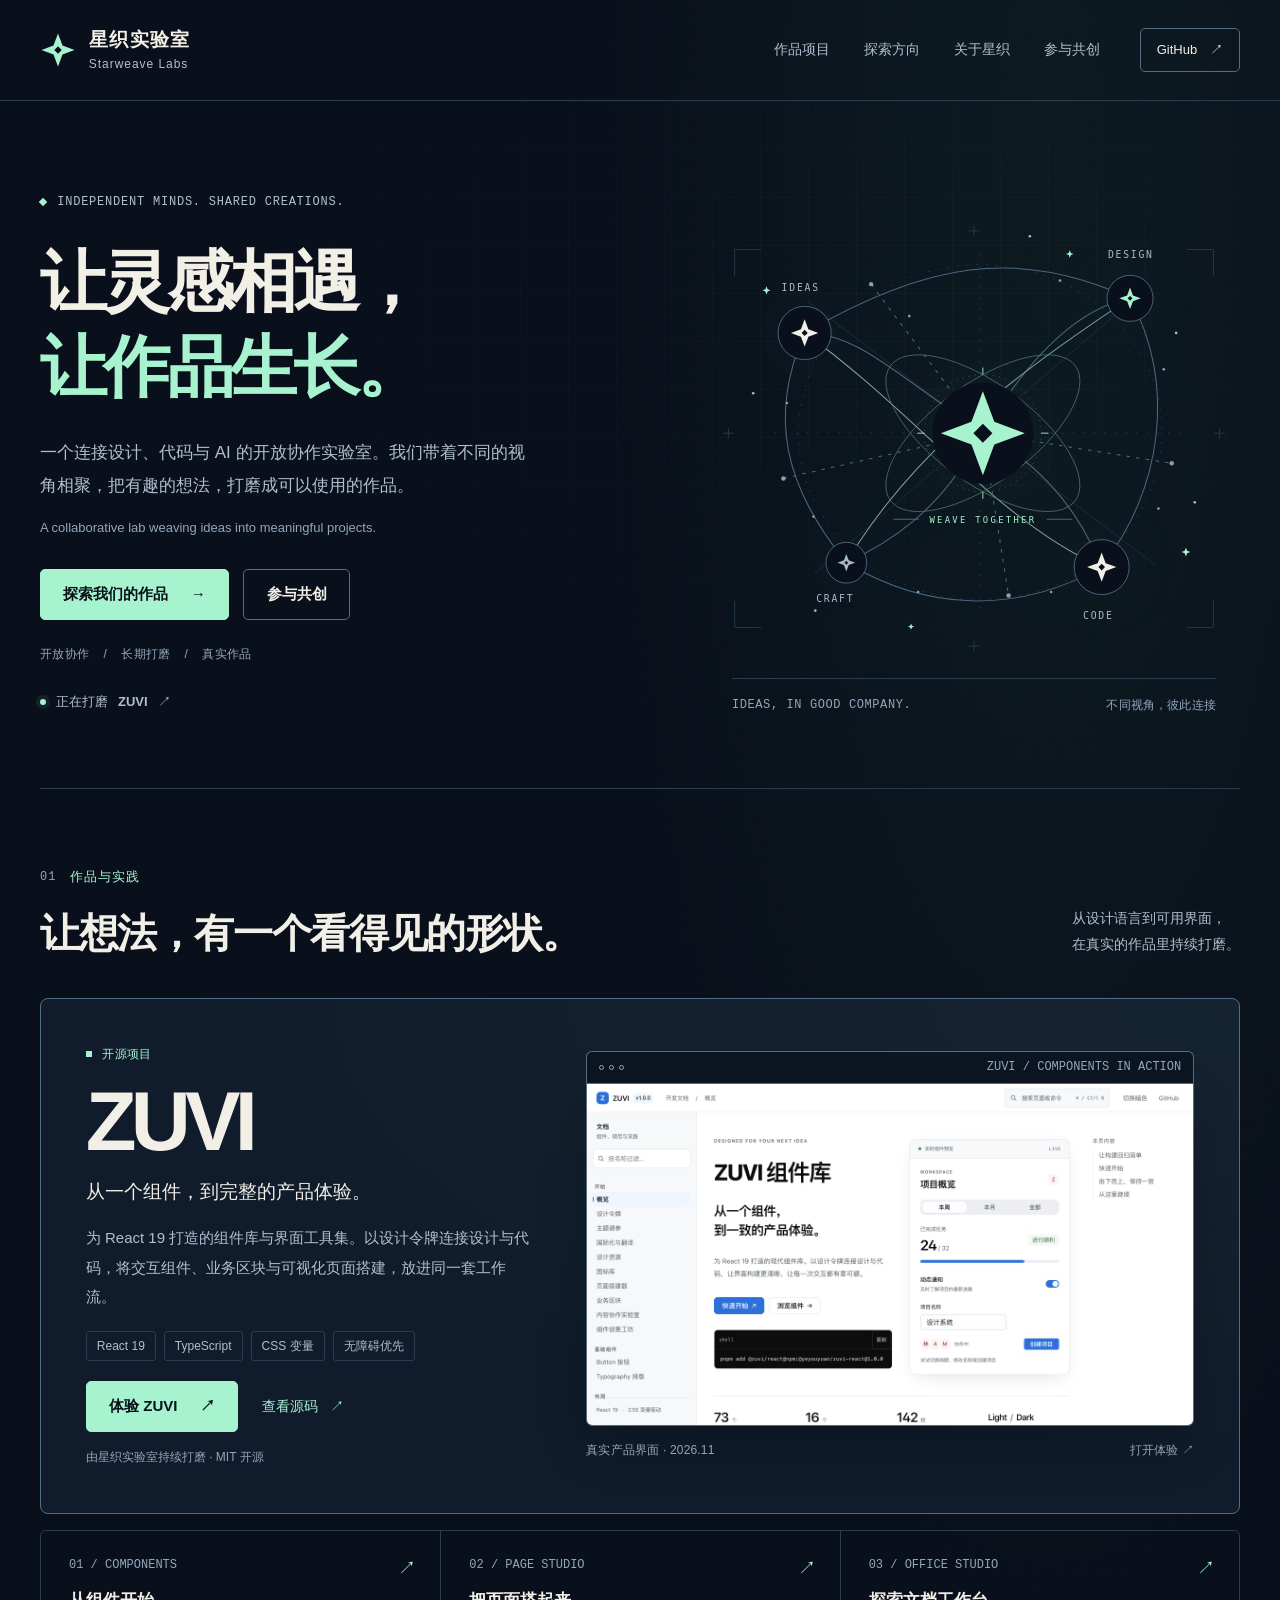
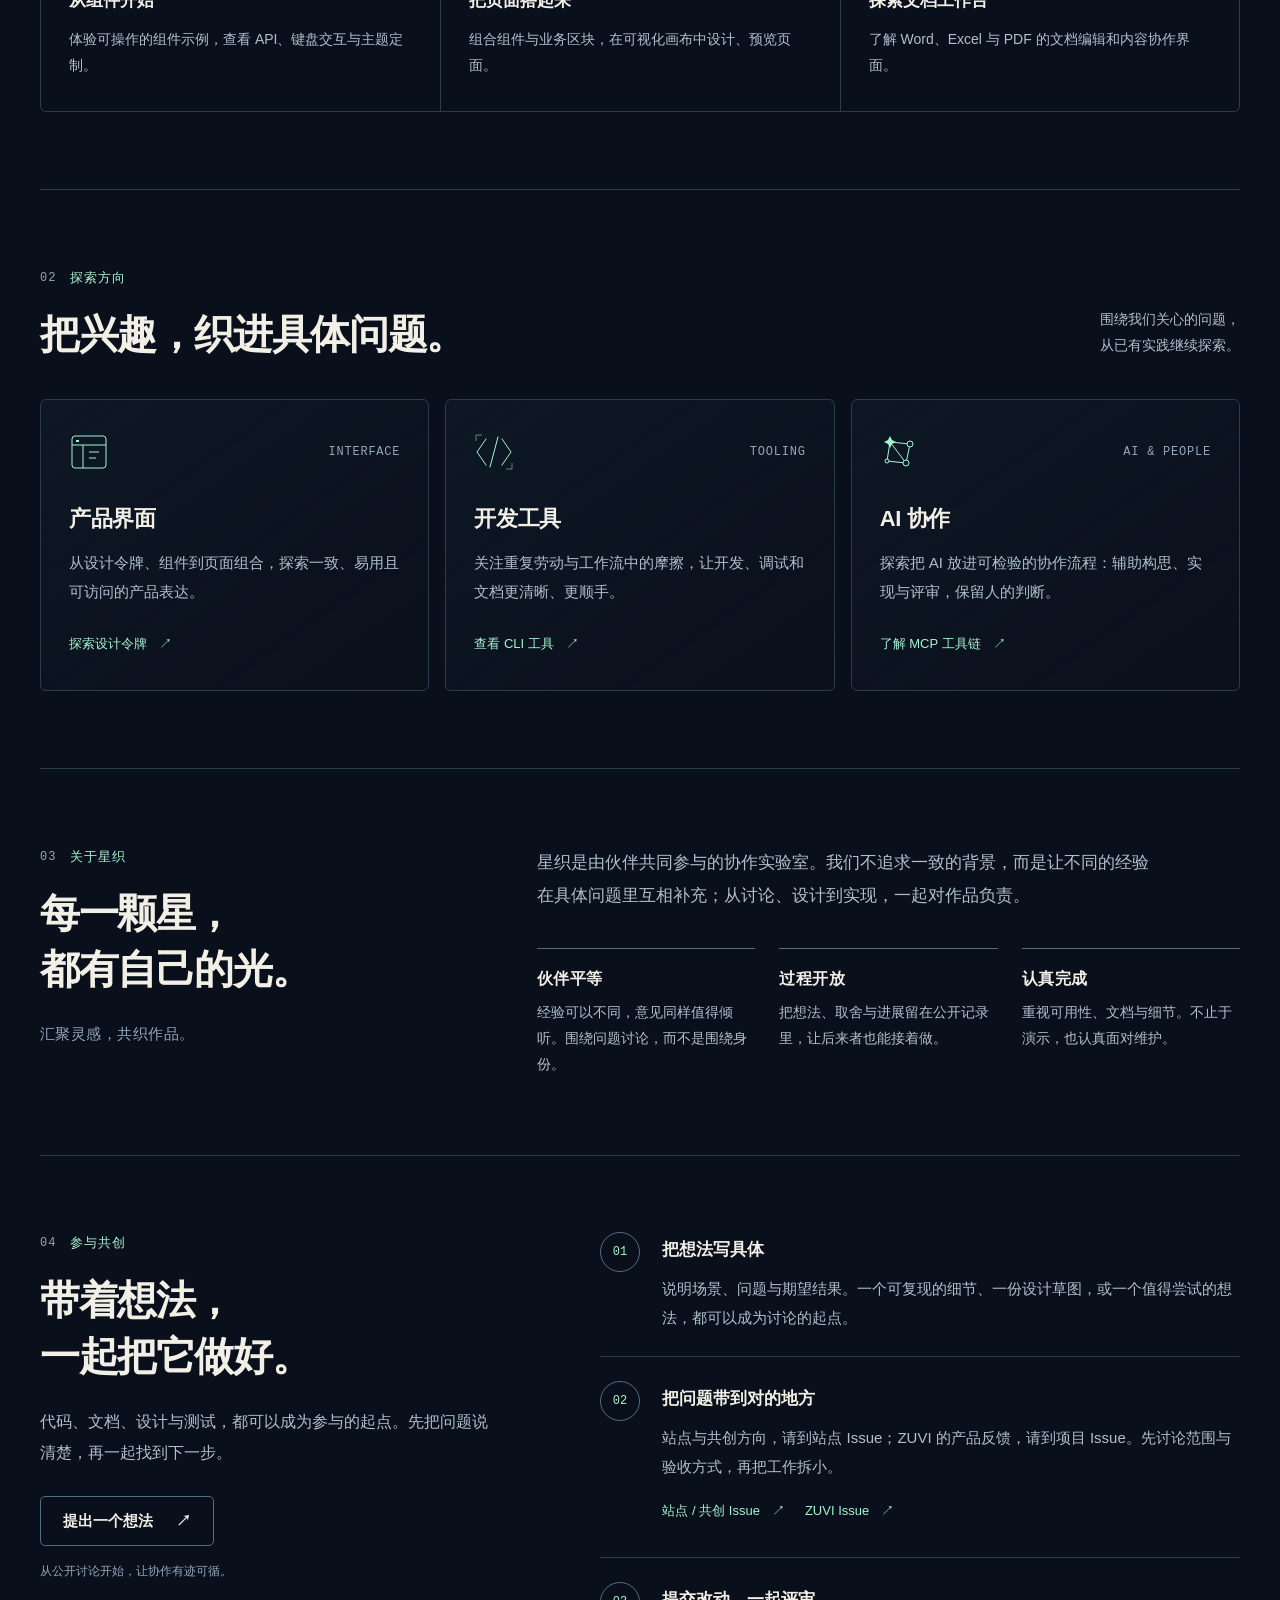
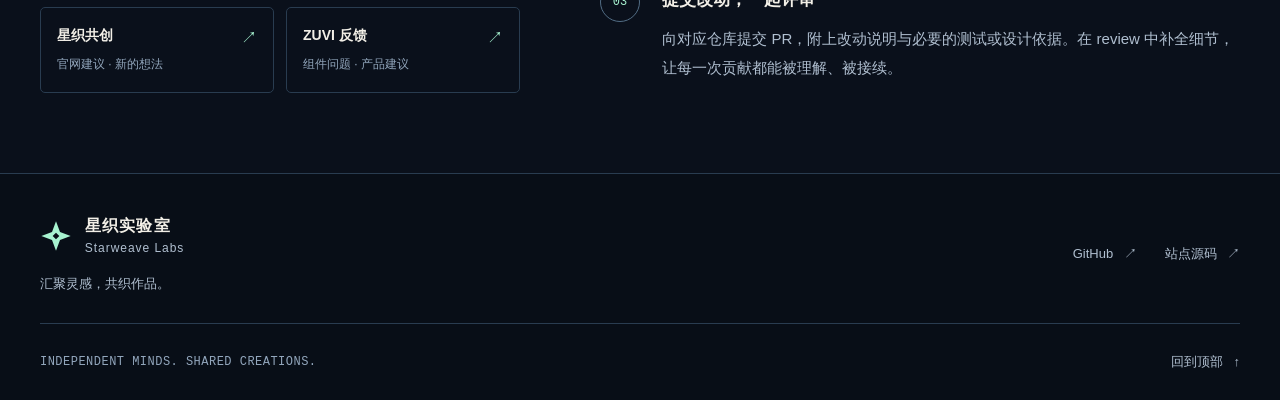
<file: index.html>
<!doctype html>
<html lang="zh-CN">
  <head>
    <meta charset="utf-8">
    <meta name="viewport" content="width=device-width, initial-scale=1">
    <meta name="color-scheme" content="dark">
    <meta name="theme-color" content="#0a101b">
    <title>星织实验室 · Starweave Labs — 汇聚灵感，共织作品。</title>
    <meta name="description" content="星织实验室是伙伴共同参与的开放协作实验室。汇聚灵感，共织作品，探索产品界面、开发工具与 AI 协作，一起打磨可使用、可复用的真实作品。">
    <link rel="canonical" href="https://starweave-labs.github.io/">
    <link rel="icon" href="assets/favicon.svg" type="image/svg+xml" sizes="any">
    <link rel="stylesheet" href="assets/styles.css">
    <meta property="og:type" content="website">
    <meta property="og:locale" content="zh_CN">
    <meta property="og:site_name" content="星织实验室 · Starweave Labs">
    <meta property="og:title" content="星织实验室 · Starweave Labs — 汇聚灵感，共织作品。">
    <meta property="og:description" content="让灵感相遇，让作品生长。由伙伴共同参与，在开放协作中打磨可使用、可复用的真实作品。">
    <meta property="og:url" content="https://starweave-labs.github.io/">
    <!-- Raster social preview is generated from the local SVG artwork before publication. -->
    <meta property="og:image" content="https://starweave-labs.github.io/assets/social-card.png">
    <meta property="og:image:type" content="image/png">
    <meta property="og:image:width" content="1200">
    <meta property="og:image:height" content="630">
    <meta property="og:image:alt" content="星织实验室：让灵感相遇，让作品生长。薄荷色四角星与细线连接成一幅星图。">
    <meta name="twitter:card" content="summary_large_image">
    <meta name="twitter:title" content="星织实验室 · Starweave Labs">
    <meta name="twitter:description" content="汇聚灵感，共织作品。A collaborative lab weaving ideas into meaningful projects.">
    <meta name="twitter:image" content="https://starweave-labs.github.io/assets/social-card.png">
    <meta name="twitter:image:alt" content="让灵感相遇，让作品生长。星织实验室的四角星与交织星图。">
    <script type="application/ld+json">
{
  "@context": "https://schema.org",
  "@graph": [
    {
      "@type": "Organization",
      "@id": "https://starweave-labs.github.io/#organization",
      "name": "星织实验室 · Starweave Labs",
      "alternateName": "Starweave Labs",
      "url": "https://starweave-labs.github.io/",
      "logo": "https://starweave-labs.github.io/assets/favicon.svg",
      "sameAs": [
        "https://github.com/Starweave-Labs"
      ],
      "description": "连接设计、代码与 AI 的开放协作实验室。汇聚灵感，共织作品。"
    },
    {
      "@type": "WebSite",
      "url": "https://starweave-labs.github.io/",
      "name": "星织实验室 · Starweave Labs",
      "inLanguage": "zh-CN",
      "publisher": {
        "@id": "https://starweave-labs.github.io/#organization"
      }
    }
  ]
}
    </script>
  </head>
  <body>
    <a class="skip-link" href="#main-content">跳转到主要内容</a>

    <header class="site-header" id="top">
      <div class="header-inner container">
        <a class="brand" href="./" aria-label="星织实验室 · Starweave Labs 首页">
          <svg class="brand-mark" width="36" height="36" viewBox="0 0 48 48" fill="currentColor" aria-hidden="true" focusable="false">
            <path fill-rule="evenodd" d="M24 2 30 18 46 24 30 30 24 46 18 30 2 24 18 18Z M24 19 19 24 24 29 29 24Z" clip-rule="evenodd"/>
          </svg>
          <span class="brand-wordmark">
            <span class="brand-name">星织实验室</span>
            <span class="brand-english" lang="en">Starweave Labs</span>
          </span>
        </a>
        <nav class="primary-nav" aria-label="主导航">
          <ul>
            <li><a href="#projects">作品项目</a></li>
            <li><a href="#directions">探索方向</a></li>
            <li><a href="#about">关于星织</a></li>
            <li><a href="#collaborate">参与共创</a></li>
          </ul>
        </nav>
        <a class="github-action" href="https://github.com/Starweave-Labs" aria-label="Starweave Labs 的 GitHub 组织">
          <span lang="en">GitHub</span><span aria-hidden="true">↗</span>
        </a>
      </div>
    </header>

    <main id="main-content" tabindex="-1">
      <section class="hero container" aria-labelledby="hero-title">
        <div class="hero-grid">
          <div class="hero-content">
            <p class="eyebrow" lang="en"><span class="eyebrow-mark" aria-hidden="true"></span>INDEPENDENT MINDS. SHARED CREATIONS.</p>
            <h1 id="hero-title"><span>让灵感相遇，</span><span class="hero-accent">让作品生长。</span></h1>
            <p class="hero-copy">一个连接设计、代码与 AI 的开放协作实验室。我们带着不同的视角相聚，把有趣的想法，打磨成可以使用的作品。</p>
            <p class="hero-english" lang="en">A collaborative lab weaving ideas into meaningful projects.</p>
            <div class="hero-actions">
              <a class="button button-primary" href="#projects">探索我们的作品<span aria-hidden="true">→</span></a>
              <a class="button button-secondary" href="#collaborate">参与共创</a>
            </div>
            <ul class="hero-values" role="list" aria-label="协作方式">
              <li>开放协作</li>
              <li>长期打磨</li>
              <li>真实作品</li>
            </ul>
            <a class="hero-featured-link" href="#projects"><span class="status-dot" aria-hidden="true"></span><span>正在打磨</span><strong lang="en">ZUVI</strong><span aria-hidden="true">↗</span></a>
          </div>
          <figure class="hero-art">
            <img src="assets/constellation.svg" width="600" height="540" alt="四角星与细线交织成的概念星图，连接灵感、设计与代码。" decoding="async" fetchpriority="high">
            <figcaption><span lang="en">IDEAS, IN GOOD COMPANY.</span><span>不同视角，彼此连接</span></figcaption>
          </figure>
        </div>
      </section>

      <section class="section projects container" id="projects" aria-labelledby="projects-title">
        <div class="section-heading">
          <div>
            <p class="section-kicker"><span class="section-index" aria-hidden="true">01</span>作品与实践</p>
            <h2 id="projects-title">让想法，有一个看得见的形状。</h2>
          </div>
          <p class="section-note">从设计语言到可用界面，<br class="desktop-break">在真实的作品里持续打磨。</p>
        </div>
        <article class="project-card" aria-labelledby="zuvi-title">
          <div class="project-content">
            <p class="project-status"><span aria-hidden="true"></span>开源项目</p>
            <h3 class="project-name" id="zuvi-title" lang="en">ZUVI</h3>
            <p class="project-subtitle">从一个组件，到完整的产品体验。</p>
            <p class="project-description">为 React 19 打造的组件库与界面工具集。以设计令牌连接设计与代码，将交互组件、业务区块与可视化页面搭建，放进同一套工作流。</p>
            <ul class="project-tags" role="list" aria-label="项目技术与特点">
              <li>React 19</li><li>TypeScript</li><li>CSS 变量</li><li>无障碍优先</li>
            </ul>
            <div class="project-actions">
              <a class="button button-primary" href="https://starweave-labs.github.io/zuvi/">体验 ZUVI<span aria-hidden="true">↗</span></a>
              <a class="text-link" href="https://github.com/Starweave-Labs/zuvi">查看源码<span aria-hidden="true">↗</span></a>
            </div>
            <p class="project-ownership">由星织实验室持续打磨 · <a href="https://github.com/Starweave-Labs/zuvi/blob/main/LICENSE">MIT 开源</a></p>
          </div>
          <figure class="project-visual">
            <div class="preview-chrome" aria-hidden="true"><i></i><i></i><i></i><span>ZUVI / COMPONENTS IN ACTION</span></div>
            <a class="project-preview-link" href="https://starweave-labs.github.io/zuvi/" aria-label="打开 ZUVI 文档，体验真实交互组件">
              <img class="project-screenshot" src="assets/zuvi-preview.jpg" width="1280" height="720" alt="ZUVI 文档的实际界面：组件库介绍、项目概览、进度条、分段选择器和表单。" loading="lazy" decoding="async">
            </a>
            <figcaption><span>真实产品界面 · 2026.11</span><span>打开体验<span aria-hidden="true"> ↗</span></span></figcaption>
          </figure>
        </article>
        <div class="project-capabilities" aria-label="探索 ZUVI 的能力">
          <a class="capability-link" href="https://starweave-labs.github.io/zuvi/#/components/button">
            <span class="capability-index" lang="en">01 / COMPONENTS</span><h3>从组件开始</h3>
            <p>体验可操作的组件示例，查看 API、键盘交互与主题定制。</p><span class="capability-arrow" aria-hidden="true">↗</span>
          </a>
          <a class="capability-link" href="https://starweave-labs.github.io/zuvi/#/builder">
            <span class="capability-index" lang="en">02 / PAGE STUDIO</span><h3>把页面搭起来</h3>
            <p>组合组件与业务区块，在可视化画布中设计、预览页面。</p><span class="capability-arrow" aria-hidden="true">↗</span>
          </a>
          <a class="capability-link" href="https://starweave-labs.github.io/zuvi/#/components/office-studio">
            <span class="capability-index" lang="en">03 / OFFICE STUDIO</span><h3>探索文档工作台</h3>
            <p>了解 Word、Excel 与 PDF 的文档编辑和内容协作界面。</p><span class="capability-arrow" aria-hidden="true">↗</span>
          </a>
        </div>
      </section>

      <section class="section directions container" id="directions" aria-labelledby="directions-title">
        <div class="section-heading">
          <div>
            <p class="section-kicker"><span class="section-index" aria-hidden="true">02</span>探索方向</p>
            <h2 id="directions-title">把兴趣，织进具体问题。</h2>
          </div>
          <p class="section-note">围绕我们关心的问题，<br class="desktop-break">从已有实践继续探索。</p>
        </div>
        <div class="direction-grid">
          <article class="direction-card">
            <div class="direction-top">
              <svg width="40" height="40" viewBox="0 0 40 40" fill="none" aria-hidden="true" focusable="false">
                <rect x="3" y="4" width="34" height="32" rx="3" stroke="currentColor"/>
                <path d="M3 13H37M14 13V36" stroke="currentColor"/>
                <path d="M20 20H30M20 26H27" stroke="currentColor"/>
                <rect x="7" y="8" width="3" height="2" fill="currentColor"/>
              </svg>
              <span lang="en">INTERFACE</span>
            </div>
            <h3>产品界面</h3>
            <p>从设计令牌、组件到页面组合，探索一致、易用且可访问的产品表达。</p>
            <a class="text-link direction-link" href="https://starweave-labs.github.io/zuvi/#/tokens">探索设计令牌<span aria-hidden="true">↗</span></a>
          </article>
          <article class="direction-card">
            <div class="direction-top">
              <svg width="40" height="40" viewBox="0 0 40 40" fill="none" aria-hidden="true" focusable="false">
                <path d="M12 7 3 20 12 33M28 7 37 20 28 33M24 5 16 35" stroke="currentColor" stroke-linecap="square"/>
                <path d="M2 3H8M2 3V9M32 37H38M38 31V37" stroke="currentColor" opacity=".5"/>
              </svg>
              <span lang="en">TOOLING</span>
            </div>
            <h3>开发工具</h3>
            <p>关注重复劳动与工作流中的摩擦，让开发、调试和文档更清晰、更顺手。</p>
            <a class="text-link direction-link" href="https://github.com/Starweave-Labs/zuvi/tree/main/packages/cli">查看 CLI 工具<span aria-hidden="true">↗</span></a>
          </article>
          <article class="direction-card">
            <div class="direction-top">
              <svg width="40" height="40" viewBox="0 0 40 40" fill="none" aria-hidden="true" focusable="false">
                <path d="M10 10 30 12 26 31 10 10M10 10 7 29 26 31" stroke="currentColor"/>
                <path d="M10 4 12 8 16 10 12 12 10 16 8 12 4 10 8 8Z" fill="currentColor"/>
                <circle cx="30" cy="12" r="3" fill="#101c2b" stroke="currentColor"/>
                <circle cx="26" cy="31" r="3" fill="#101c2b" stroke="currentColor"/>
                <circle cx="7" cy="29" r="2" fill="#101c2b" stroke="currentColor"/>
              </svg>
              <span lang="en">AI &amp; PEOPLE</span>
            </div>
            <h3>AI 协作</h3>
            <p>探索把 AI 放进可检验的协作流程：辅助构思、实现与评审，保留人的判断。</p>
            <a class="text-link direction-link" href="https://github.com/Starweave-Labs/zuvi/tree/main/packages/mcp">了解 MCP 工具链<span aria-hidden="true">↗</span></a>
          </article>
        </div>
      </section>

      <section class="section about container" id="about" aria-labelledby="about-title">
        <div class="about-grid">
          <div class="section-lead">
            <p class="section-kicker"><span class="section-index" aria-hidden="true">03</span>关于星织</p>
            <h2 id="about-title">每一颗星，<br>都有自己的光。</h2>
            <p class="section-motto">汇聚灵感，共织作品。</p>
          </div>
          <div class="about-details">
            <p class="about-copy">星织是由伙伴共同参与的协作实验室。我们不追求一致的背景，而是让不同的经验在具体问题里互相补充；从讨论、设计到实现，一起对作品负责。</p>
            <ul class="principles" role="list">
              <li>
                <h3>伙伴平等</h3>
                <p>经验可以不同，意见同样值得倾听。围绕问题讨论，而不是围绕身份。</p>
              </li>
              <li>
                <h3>过程开放</h3>
                <p>把想法、取舍与进展留在公开记录里，让后来者也能接着做。</p>
              </li>
              <li>
                <h3>认真完成</h3>
                <p>重视可用性、文档与细节。不止于演示，也认真面对维护。</p>
              </li>
            </ul>
          </div>
        </div>
      </section>

      <section class="section collaborate container" id="collaborate" aria-labelledby="collaborate-title">
        <div class="collaborate-grid">
          <div class="collaborate-intro">
            <p class="section-kicker"><span class="section-index" aria-hidden="true">04</span>参与共创</p>
            <h2 id="collaborate-title">带着想法，<br>一起把它做好。</h2>
            <p class="collaborate-copy">代码、文档、设计与测试，都可以成为参与的起点。先把问题说清楚，再一起找到下一步。</p>
            <a class="button button-secondary collaborate-action" href="https://github.com/Starweave-Labs/Starweave-Labs.github.io/issues">提出一个想法<span aria-hidden="true">↗</span></a>
            <p class="collaborate-note">从公开讨论开始，让协作有迹可循。</p>
            <div class="collaborate-links">
              <a class="contribute-link" href="https://github.com/Starweave-Labs/Starweave-Labs.github.io/issues/new?title=%5B%E5%85%B1%E5%88%9B%E6%83%B3%E6%B3%95%5D%20&amp;body=%23%23%20%E5%9C%BA%E6%99%AF%E4%B8%8E%E9%97%AE%E9%A2%98%0A%0A%23%23%20%E6%9C%9F%E6%9C%9B%E7%9A%84%E7%BB%93%E6%9E%9C%0A%0A%23%23%20%E6%88%91%E6%83%B3%E5%8F%82%E4%B8%8E%E7%9A%84%E9%83%A8%E5%88%86%0A"><strong>星织共创</strong><span>官网建议 · 新的想法</span><b aria-hidden="true">↗</b></a>
              <a class="contribute-link" href="https://github.com/Starweave-Labs/zuvi/issues"><strong>ZUVI 反馈</strong><span>组件问题 · 产品建议</span><b aria-hidden="true">↗</b></a>
            </div>
          </div>
          <ol class="collaboration-steps" role="list">
            <li class="collaboration-step">
              <span class="step-number" aria-hidden="true">01</span>
              <div class="step-body">
                <h3>把想法写具体</h3>
                <p>说明场景、问题与期望结果。一个可复现的细节、一份设计草图，或一个值得尝试的想法，都可以成为讨论的起点。</p>
              </div>
            </li>
            <li class="collaboration-step">
              <span class="step-number" aria-hidden="true">02</span>
              <div class="step-body">
                <h3>把问题带到对的地方</h3>
                <p>站点与共创方向，请到站点 Issue；ZUVI 的产品反馈，请到项目 Issue。先讨论范围与验收方式，再把工作拆小。</p>
                <div class="step-links">
                  <a class="text-link" href="https://github.com/Starweave-Labs/Starweave-Labs.github.io/issues">站点 / 共创 Issue<span aria-hidden="true">↗</span></a>
                  <a class="text-link" href="https://github.com/Starweave-Labs/zuvi/issues">ZUVI Issue<span aria-hidden="true">↗</span></a>
                </div>
              </div>
            </li>
            <li class="collaboration-step">
              <span class="step-number" aria-hidden="true">03</span>
              <div class="step-body">
                <h3>提交改动，一起评审</h3>
                <p>向对应仓库提交 PR，附上改动说明与必要的测试或设计依据。在 review 中补全细节，让每一次贡献都能被理解、被接续。</p>
              </div>
            </li>
          </ol>
        </div>
      </section>
    </main>

    <footer class="site-footer">
      <div class="container">
        <div class="footer-inner">
          <div>
            <a class="brand footer-brand" href="./" aria-label="星织实验室 · Starweave Labs 首页">
              <svg class="brand-mark" width="32" height="32" viewBox="0 0 48 48" fill="currentColor" aria-hidden="true" focusable="false">
                <path fill-rule="evenodd" d="M24 2 30 18 46 24 30 30 24 46 18 30 2 24 18 18Z M24 19 19 24 24 29 29 24Z" clip-rule="evenodd"/>
              </svg>
              <span class="brand-wordmark"><span class="brand-name">星织实验室</span><span class="brand-english" lang="en">Starweave Labs</span></span>
            </a>
            <p class="footer-tagline">汇聚灵感，共织作品。</p>
          </div>
          <nav class="footer-links" aria-label="相关链接">
            <a href="https://github.com/Starweave-Labs"><span lang="en">GitHub</span><span aria-hidden="true">↗</span></a>
            <a href="https://github.com/Starweave-Labs/Starweave-Labs.github.io">站点源码<span aria-hidden="true">↗</span></a>
          </nav>
        </div>
        <div class="footer-base">
          <p lang="en">INDEPENDENT MINDS. SHARED CREATIONS.</p>
          <a href="#top">回到顶部<span aria-hidden="true">↑</span></a>
        </div>
      </div>
    </footer>
  </body>
</html>
</file>
<file: assets/styles.css>
/* Starweave Labs — a lightweight editorial canvas, ink and mint. */
:root {
  color-scheme: dark;
  --ink: #0a101b;
  --surface: #101c2b;
  --surface-raised: #142438;
  --paper: #f2efe7;
  --mint: #a7f3d0;
  --muted: #b0bfd0;
  --steel: #92a6bc;
  --line: #293c50;
  --line-strong: #526d85;
  --gutter: clamp(1.125rem, 4vw, 2.5rem);
  --font-sans: -apple-system, BlinkMacSystemFont, "Segoe UI", "PingFang SC", "Hiragino Sans GB", "Microsoft YaHei", sans-serif;
  --font-mono: "SFMono-Regular", Consolas, "Liberation Mono", monospace;
}

*,
*::before,
*::after {
  box-sizing: border-box;
}

html {
  background: var(--ink);
  scroll-padding-block-start: 2rem;
  -webkit-text-size-adjust: 100%;
}

body {
  margin: 0;
  background: radial-gradient(ellipse at 82% 4%, #12322c55, transparent 28rem), var(--ink);
  color: var(--paper);
  font-family: var(--font-sans);
  font-size: 1rem;
  line-height: 1.7;
  -webkit-font-smoothing: antialiased;
}

h1,
h2,
h3,
h4,
p,
figure {
  margin: 0;
}

h1,
h2,
h3,
h4 {
  font-weight: 600;
}

h1,
h2 {
  text-wrap: balance;
}

img,
svg {
  max-width: 100%;
  vertical-align: middle;
}

img {
  height: auto;
}

a {
  color: inherit;
  text-decoration: none;
  text-underline-offset: 0.3em;
  text-decoration-thickness: 1px;
}

a:focus-visible,
[tabindex]:focus-visible {
  outline: 3px solid var(--mint);
  outline-offset: 5px;
  border-radius: 3px;
}

::selection {
  background: var(--mint);
  color: var(--ink);
}

.container {
  width: min(1240px, calc(100% - var(--gutter) * 2));
  margin-inline: auto;
}

.skip-link {
  position: absolute;
  z-index: 10;
  top: -6rem;
  left: var(--gutter);
  min-height: 44px;
  padding: 0.75rem 1.25rem;
  border-radius: 4px;
  background: var(--mint);
  color: var(--ink);
  font-weight: 600;
}

.skip-link:focus {
  top: 1rem;
}

.site-header {
  border-bottom: 1px solid var(--line);
}

.header-inner {
  display: grid;
  grid-template-columns: auto minmax(0, 1fr) auto;
  align-items: center;
  gap: 2rem;
  min-height: 100px;
  padding-block: 1.125rem;
}

.brand {
  display: inline-flex;
  align-items: center;
  gap: 0.8rem;
  width: fit-content;
  min-height: 44px;
}

.brand-mark {
  flex-shrink: 0;
  color: var(--mint);
}

.brand-wordmark {
  display: grid;
  gap: 0.15rem;
}

.brand-name {
  font-size: 1.1875rem;
  font-weight: 650;
  letter-spacing: 0.075em;
  line-height: 1.4;
}

.brand-english {
  color: var(--muted);
  font-size: 0.75rem;
  font-weight: 500;
  letter-spacing: 0.08em;
  line-height: 1.4;
}

.primary-nav ul {
  display: flex;
  justify-content: flex-end;
  align-items: center;
  gap: clamp(0.25rem, 1.4vw, 1.25rem);
  margin: 0;
  padding: 0;
  list-style: none;
}

.primary-nav a {
  display: inline-flex;
  align-items: center;
  justify-content: center;
  min-height: 44px;
  padding: 0.5rem;
  color: var(--muted);
  font-size: 0.875rem;
  white-space: nowrap;
  transition: color 160ms ease;
}

.github-action {
  display: inline-flex;
  align-items: center;
  justify-content: center;
  gap: 0.8rem;
  min-height: 44px;
  padding: 0.45rem 1rem;
  border: 1px solid var(--line-strong);
  border-radius: 5px;
  font-size: 0.8125rem;
  font-weight: 500;
  line-height: 1.5;
  transition: border-color 160ms ease, background-color 160ms ease;
}

.hero {
  position: relative;
  isolation: isolate;
  padding-block: clamp(3.5rem, 7vw, 6.25rem) 4rem;
}

.hero::before {
  position: absolute;
  z-index: -1;
  inset: 0;
  background-image: linear-gradient(#a7f3d008 1px, transparent 1px), linear-gradient(90deg, #a7f3d008 1px, transparent 1px);
  background-size: 48px 48px;
  mask-image: radial-gradient(ellipse at 70% 30%, #000, transparent 70%);
  content: "";
  pointer-events: none;
}

.hero-grid {
  display: grid;
  grid-template-columns: minmax(0, 1.18fr) minmax(0, 1fr);
  align-items: center;
  gap: 2.5rem;
}

.hero-content {
  position: relative;
  z-index: 1;
}

.eyebrow {
  display: flex;
  align-items: center;
  gap: 0.7rem;
  color: var(--muted);
  font-family: var(--font-mono);
  font-size: 0.75rem;
  font-weight: 500;
  letter-spacing: 0.065em;
  line-height: 1.9;
}

.eyebrow-mark {
  flex-shrink: 0;
  width: 6px;
  height: 6px;
  background: var(--mint);
  transform: rotate(45deg);
}

.hero h1 {
  margin-block: 1.65rem 1.6rem;
  font-size: clamp(2.75rem, 5.2vw, 4.65rem);
  font-weight: 650;
  letter-spacing: -0.055em;
  line-height: 1.28;
}

.hero h1 > span {
  display: block;
}

.hero-accent {
  color: var(--mint);
}

.hero-copy {
  max-width: 29em;
  color: var(--muted);
  font-size: 1.0625rem;
  line-height: 1.95;
}

.hero-english {
  max-width: 33em;
  margin-block-start: 0.875rem;
  color: var(--steel);
  font-size: 0.8125rem;
  line-height: 1.8;
}

.hero-actions {
  display: flex;
  flex-wrap: wrap;
  gap: 0.875rem;
  margin-block-start: 1.875rem;
}

.button {
  display: inline-flex;
  align-items: center;
  justify-content: center;
  gap: 1.4rem;
  min-height: 48px;
  padding: 0.8rem 1.4rem;
  border: 1px solid transparent;
  border-radius: 5px;
  font-size: 0.9375rem;
  font-weight: 600;
  line-height: 1.5;
  transition: background-color 160ms ease, border-color 160ms ease, color 160ms ease;
}

.button-primary {
  border-color: var(--mint);
  background: var(--mint);
  color: var(--ink);
}

.button-secondary {
  border-color: var(--line-strong);
  background: transparent;
  color: var(--paper);
}

.hero-values {
  display: flex;
  flex-wrap: wrap;
  align-items: center;
  gap: 0.5rem 0;
  margin: 1.5rem 0 0;
  padding: 0;
  list-style: none;
  color: var(--steel);
  font-size: 0.75rem;
  letter-spacing: 0.03em;
}

.hero-values li + li::before {
  content: "/";
  margin-inline: 0.875rem;
  color: var(--steel);
}

.hero-featured-link {
  display: inline-flex;
  align-items: center;
  gap: 0.625rem;
  min-height: 44px;
  margin-block-start: 1rem;
  color: var(--muted);
  font-size: 0.8125rem;
}

.status-dot {
  flex: 0 0 auto;
  width: 6px;
  height: 6px;
  border-radius: 50%;
  background: var(--mint);
  box-shadow: 0 0 0 4px #a7f3d012;
}

.hero-art {
  width: 100%;
  max-width: 540px;
  margin-inline: auto;
}

.hero-art img {
  display: block;
  width: 100%;
  filter: drop-shadow(0 0 32px #a7f3d00a);
}

.hero-art figcaption {
  display: flex;
  flex-wrap: wrap;
  justify-content: space-between;
  gap: 0.5rem 1rem;
  margin-inline: 1.5rem;
  padding-block-start: 1rem;
  border-top: 1px solid var(--line);
  color: var(--steel);
  font-size: 0.75rem;
  letter-spacing: 0.015em;
}

.hero-art figcaption [lang="en"] {
  font-family: var(--font-mono);
  letter-spacing: 0.05em;
}

.section {
  padding-block: clamp(3.5rem, 6vw, 5rem);
  border-top: 1px solid var(--line);
  scroll-margin-block-start: 1.5rem;
}

.section-kicker {
  display: flex;
  align-items: center;
  gap: 0.85rem;
  margin-block-end: 1.15rem;
  color: var(--mint);
  font-size: 0.8125rem;
  font-weight: 500;
  letter-spacing: 0.07em;
}

.section-index {
  color: var(--steel);
  font-family: var(--font-mono);
  font-size: 0.75rem;
  letter-spacing: 0.08em;
}

.section h2 {
  font-size: clamp(1.875rem, 3.1vw, 2.65rem);
  letter-spacing: -0.035em;
  line-height: 1.4;
}

.section-heading {
  display: flex;
  align-items: flex-end;
  justify-content: space-between;
  gap: 1.5rem 3rem;
  margin-block-end: 2.25rem;
}

.section-note {
  max-width: 25em;
  padding-block-end: 0.25rem;
  color: var(--muted);
  font-size: 0.875rem;
  line-height: 1.85;
}

.project-card {
  display: grid;
  grid-template-columns: minmax(0, 0.85fr) minmax(0, 1.15fr);
  align-items: center;
  gap: clamp(1.75rem, 4vw, 3.25rem);
  padding: clamp(1.75rem, 3.5vw, 3rem);
  border: 1px solid var(--line-strong);
  border-radius: 8px;
  background: radial-gradient(ellipse at 100% 0, #a7f3d009, transparent 65%), var(--surface);
}

.project-status {
  display: flex;
  align-items: center;
  gap: 0.65rem;
  color: var(--mint);
  font-size: 0.75rem;
  letter-spacing: 0.035em;
}

.project-status > span {
  flex-shrink: 0;
  width: 6px;
  height: 6px;
  background: var(--mint);
}

.project-name {
  margin-block: 1rem 0.5rem;
  font-size: clamp(3.75rem, 6.5vw, 5.75rem);
  font-weight: 650;
  letter-spacing: -0.07em;
  line-height: 1;
}

.project-subtitle {
  margin-block: 0.8rem 1rem;
  color: var(--paper);
  font-size: 1.1875rem;
  line-height: 1.65;
}

.project-description {
  max-width: 31em;
  color: var(--muted);
  font-size: 0.9375rem;
  line-height: 1.95;
}

.project-tags {
  display: flex;
  flex-wrap: wrap;
  gap: 0.5rem;
  margin: 1.25rem 0 0;
  padding: 0;
  list-style: none;
}

.project-tags li {
  padding: 0.25rem 0.625rem;
  border: 1px solid var(--line);
  border-radius: 3px;
  color: var(--muted);
  font-size: 0.75rem;
  line-height: 1.7;
}

.project-actions,
.step-links {
  display: flex;
  flex-wrap: wrap;
  align-items: center;
  gap: 0.25rem 1.5rem;
}

.project-actions {
  margin-block-start: 1.25rem;
}

.text-link,
.direction-link {
  display: inline-flex;
  align-items: center;
  gap: 0.75rem;
  min-height: 44px;
  color: var(--mint);
  font-size: 0.875rem;
  font-weight: 500;
}

.project-ownership {
  margin-block-start: 0.875rem;
  color: var(--steel);
  font-size: 0.75rem;
  line-height: 1.9;
  overflow-wrap: anywhere;
}

.project-visual {
  width: 100%;
  min-width: 0;
  margin-inline: auto;
}

.project-preview-link {
  display: block;
  border: 1px solid var(--line-strong);
  border-radius: 6px;
  overflow: hidden;
  background: var(--ink);
  box-shadow: 0 20px 48px #0003;
  transition: border-color 160ms ease, box-shadow 160ms ease;
}

.preview-chrome {
  display: flex;
  align-items: center;
  gap: 5px;
  min-height: 32px;
  padding: 0.4rem 0.75rem;
  border: 1px solid var(--line-strong);
  border-bottom: 0;
  border-radius: 6px 6px 0 0;
  background: #0c1622;
}

.project-preview-link .preview-chrome {
  border: 0;
  border-bottom: 1px solid var(--line);
  border-radius: 0;
}

.preview-chrome + .project-preview-link {
  border-top-left-radius: 0;
  border-top-right-radius: 0;
}

.preview-chrome i {
  display: block;
  width: 5px;
  height: 5px;
  flex: 0 0 auto;
  border: 1px solid var(--steel);
  border-radius: 50%;
}

.preview-chrome span {
  min-width: 0;
  margin-inline-start: auto;
  overflow: hidden;
  text-overflow: ellipsis;
  white-space: nowrap;
  color: var(--steel);
  font-family: var(--font-mono);
  font-size: 0.75rem;
  line-height: 1.5;
}

.project-screenshot,
.composition-art {
  display: block;
  width: 100%;
  height: auto;
}

.project-visual figcaption {
  display: flex;
  flex-wrap: wrap;
  justify-content: space-between;
  gap: 0.5rem;
  margin-block-start: 0.875rem;
  color: var(--steel);
  font-size: 0.75rem;
  letter-spacing: 0.015em;
  line-height: 1.8;
}

.project-capabilities {
  display: grid;
  grid-template-columns: repeat(3, minmax(0, 1fr));
  margin-block-start: 1rem;
  border: 1px solid var(--line);
  border-radius: 6px;
}

.capability-link {
  position: relative;
  display: grid;
  align-content: start;
  gap: 0.7rem;
  min-height: 180px;
  padding: 1.5rem 1.75rem 1.625rem;
  transition: background-color 160ms ease;
}

.capability-link + .capability-link {
  border-inline-start: 1px solid var(--line);
}

.capability-index {
  color: var(--steel);
  font-family: var(--font-mono);
  font-size: 0.75rem;
}

.capability-link h3 {
  padding-inline-end: 1.5rem;
  font-size: 1.0625rem;
}

.capability-link p {
  max-width: 26em;
  color: var(--muted);
  font-size: 0.875rem;
  line-height: 1.85;
}

.capability-arrow {
  position: absolute;
  inset-block-start: 1.375rem;
  inset-inline-end: 1.5rem;
  color: var(--mint);
  font-size: 1.125rem;
}

.direction-grid {
  display: grid;
  grid-template-columns: repeat(3, minmax(0, 1fr));
  gap: 1rem;
}

.direction-card {
  display: flex;
  flex-direction: column;
  align-items: flex-start;
  padding: 2rem 1.75rem 1.5rem;
  border: 1px solid var(--line);
  border-radius: 6px;
  background: linear-gradient(145deg, #101c2b99, transparent);
}

.direction-top {
  display: flex;
  align-items: center;
  justify-content: space-between;
  gap: 1rem;
  width: 100%;
  margin-block-end: 1.75rem;
}

.direction-top svg {
  flex-shrink: 0;
  color: var(--mint);
}

.direction-top span {
  color: var(--steel);
  font-family: var(--font-mono);
  font-size: 0.75rem;
  letter-spacing: 0.065em;
  text-align: right;
}

.direction-card h3 {
  margin-block-end: 0.75rem;
  font-size: 1.375rem;
  letter-spacing: -0.015em;
}

.direction-card p {
  margin-block-end: 1rem;
  color: var(--muted);
  font-size: 0.9375rem;
  line-height: 1.9;
}

.direction-link {
  margin-block-start: auto;
  font-size: 0.8125rem;
}

.about-grid {
  display: grid;
  grid-template-columns: minmax(0, 0.8fr) minmax(0, 1.3fr);
  gap: 4rem;
}

.section-motto {
  margin-block-start: 1.5rem;
  color: var(--steel);
  font-size: 0.9375rem;
  letter-spacing: 0.03em;
}

.about-copy {
  max-width: 36em;
  color: var(--muted);
  font-size: 1.0625rem;
  line-height: 1.95;
}

.principles {
  display: grid;
  grid-template-columns: repeat(3, minmax(0, 1fr));
  gap: 1.5rem;
  margin: 2.25rem 0 0;
  padding: 0;
  list-style: none;
}

.principles li {
  padding-block-start: 1rem;
  border-top: 1px solid var(--line-strong);
}

.principles h3 {
  margin-block-end: 0.5rem;
  font-size: 1rem;
  letter-spacing: 0.03em;
}

.principles p {
  color: var(--muted);
  font-size: 0.875rem;
  line-height: 1.85;
}

.collaborate {
  padding-block-end: 5rem;
}

.collaborate-grid {
  display: grid;
  grid-template-columns: minmax(0, 0.9fr) minmax(0, 1.2fr);
  align-items: start;
  gap: 5rem;
}

.collaborate-copy {
  max-width: 28em;
  margin-block-start: 1.35rem;
  color: var(--muted);
  font-size: 1rem;
  line-height: 1.95;
}

.collaborate-action {
  margin-block-start: 1.75rem;
}

.collaborate-note {
  margin-block-start: 0.875rem;
  color: var(--steel);
  font-size: 0.75rem;
  line-height: 1.9;
}

.collaborate-links {
  display: grid;
  grid-template-columns: repeat(2, minmax(0, 1fr));
  gap: 0.75rem;
  margin-block-start: 1.5rem;
}

.contribute-link {
  display: grid;
  grid-template-columns: minmax(0, 1fr) auto;
  gap: 0.35rem 0.75rem;
  align-items: start;
  padding: 1rem;
  border: 1px solid var(--line);
  border-radius: 5px;
  transition: background-color 160ms ease, border-color 160ms ease;
}

.contribute-link strong {
  font-size: 0.875rem;
  font-weight: 600;
}

.contribute-link span {
  grid-column: 1;
  color: var(--steel);
  font-size: 0.75rem;
  line-height: 1.85;
}

.contribute-link b {
  grid-column: 2;
  grid-row: 1 / 3;
  color: var(--mint);
  font-size: 1rem;
  font-weight: 400;
}

.collaboration-steps {
  margin: 0;
  padding: 0;
  list-style: none;
}

.collaboration-step {
  display: grid;
  grid-template-columns: 40px minmax(0, 1fr);
  gap: 1.4rem;
  padding-block: 1.5rem;
  border-top: 1px solid var(--line);
}

.collaboration-step:first-child {
  padding-block-start: 0;
  border-top: 0;
}

.collaboration-step:last-child {
  padding-block-end: 0;
}

.step-number {
  display: grid;
  place-items: center;
  width: 40px;
  height: 40px;
  border: 1px solid var(--line-strong);
  border-radius: 50%;
  color: var(--mint);
  font-family: var(--font-mono);
  font-size: 0.75rem;
  line-height: 1;
}

.step-body h3 {
  margin-block: 0.25rem 0.625rem;
  font-size: 1.0625rem;
  line-height: 1.7;
}

.step-body p {
  color: var(--muted);
  font-size: 0.9375rem;
  line-height: 1.9;
}

.step-links {
  gap: 0.25rem 1.25rem;
  margin-block-start: 0.5rem;
}

.step-links .text-link {
  font-size: 0.8125rem;
}

.site-footer {
  padding-block: 2.5rem 1rem;
  border-top: 1px solid var(--line);
  background: #080e17;
}

.footer-inner {
  display: flex;
  align-items: center;
  justify-content: space-between;
  gap: 1.5rem 3rem;
}

.footer-brand .brand-name {
  font-size: 1rem;
}

.footer-tagline {
  margin-block-start: 0.85rem;
  color: var(--muted);
  font-size: 0.8125rem;
}

.footer-links {
  display: flex;
  flex-wrap: wrap;
  gap: 0.25rem 1.75rem;
}

.footer-links a,
.footer-base a {
  display: inline-flex;
  align-items: center;
  gap: 0.65rem;
  min-height: 44px;
  color: var(--muted);
  font-size: 0.8125rem;
}

.footer-base {
  display: flex;
  align-items: center;
  justify-content: space-between;
  gap: 0.5rem 2rem;
  margin-block-start: 1.75rem;
  padding-block-start: 1rem;
  border-top: 1px solid var(--line);
}

.footer-base p {
  color: var(--steel);
  font-family: var(--font-mono);
  font-size: 0.75rem;
  letter-spacing: 0.04em;
  line-height: 1.8;
}

/* Error pages share the same identity and always offer a real home link. */
.page-error {
  display: flex;
  flex-direction: column;
  min-height: 100vh;
  min-height: 100svh;
}

.error-header .header-inner {
  grid-template-columns: minmax(0, 1fr) auto;
}

.error-main {
  display: grid;
  flex: 1;
  align-items: center;
  padding-block: 5rem;
}

.error-layout {
  display: grid;
  grid-template-columns: minmax(0, 1.25fr) minmax(0, 0.75fr);
  align-items: center;
  gap: 4rem;
}

.error-title {
  max-width: 10em;
  margin-block: 1.5rem;
  font-size: clamp(2rem, 4.25vw, 3.5rem);
  letter-spacing: -0.04em;
  line-height: 1.4;
}

.error-copy {
  max-width: 30em;
  color: var(--muted);
  font-size: 1rem;
  line-height: 1.95;
}

.error-actions {
  display: flex;
  flex-wrap: wrap;
  align-items: center;
  gap: 0.75rem 1.5rem;
  margin-block-start: 2rem;
}

.error-visual svg {
  display: block;
  width: 100%;
  height: auto;
}

@media (hover: hover) {
  .primary-nav a:hover,
  .brand:hover .brand-name,
  .footer-links a:hover,
  .footer-base a:hover,
  .hero-featured-link:hover {
    color: var(--mint);
  }

  .github-action:hover,
  .button-secondary:hover,
  .contribute-link:hover {
    border-color: var(--mint);
    background: var(--surface-raised);
    color: var(--mint);
  }

  .button-primary:hover {
    border-color: #c4f9e2;
    background: #c4f9e2;
  }

  .text-link:hover,
  .direction-link:hover {
    text-decoration: underline;
  }

  .capability-link:hover {
    background: #a7f3d008;
  }

  .project-preview-link:hover {
    border-color: var(--mint);
    box-shadow: 0 20px 48px #0005, 0 0 0 1px #a7f3d025;
  }
}

@media (max-width: 1020px) {
  .header-inner {
    grid-template-columns: minmax(0, 1fr) auto;
    gap: 0.5rem 1.5rem;
    min-height: auto;
    padding-block: 1rem 0.5rem;
  }

  .primary-nav {
    grid-column: 1 / -1;
    grid-row: 2;
    margin-block-start: 0.5rem;
    padding-block-start: 0.375rem;
    border-top: 1px solid var(--line);
  }

  .primary-nav ul {
    justify-content: space-between;
  }

  .hero-grid {
    gap: 1.5rem;
  }

  .hero h1 {
    font-size: clamp(2.5rem, 5.3vw, 3.5rem);
  }

  .eyebrow {
    letter-spacing: 0.025em;
  }

  .hero-art figcaption {
    margin-inline: 0.75rem;
  }

  .project-card {
    grid-template-columns: minmax(0, 0.95fr) minmax(0, 1.05fr);
    gap: 1.75rem;
    padding: 2rem;
  }

  .project-name {
    font-size: 4.5rem;
  }

  .project-subtitle {
    font-size: 1.0625rem;
  }

  .capability-link {
    padding-inline: 1.25rem;
  }

  .direction-card {
    padding: 1.5rem 1.25rem 1.25rem;
  }

  .direction-top {
    gap: 0.5rem;
  }

  .about-grid {
    grid-template-columns: minmax(0, 0.75fr) minmax(0, 1.25fr);
    gap: 2rem;
  }

  .principles {
    grid-template-columns: minmax(0, 1fr);
    gap: 1.125rem;
    margin-block-start: 1.5rem;
  }

  .principles li {
    display: grid;
    grid-template-columns: 5.5rem minmax(0, 1fr);
    align-items: start;
    gap: 0.875rem;
  }

  .collaborate-grid {
    gap: 2.5rem;
  }

  .collaborate-links {
    grid-template-columns: minmax(0, 1fr);
  }

  .error-header .header-inner {
    padding-block: 1.125rem;
  }
}

@media (max-width: 760px) {
  .hero {
    padding-block: 2.75rem 2.75rem;
  }

  .hero-grid,
  .project-card,
  .about-grid,
  .collaborate-grid,
  .error-layout {
    grid-template-columns: minmax(0, 1fr);
  }

  .hero-grid {
    gap: 1.5rem;
  }

  .hero h1 {
    margin-block: 1.25rem 1.375rem;
    font-size: clamp(2.5rem, 8.8vw, 3.85rem);
  }

  .hero-copy {
    max-width: 34em;
  }

  .hero-english {
    max-width: 38em;
  }

  .hero-featured-link {
    margin-block-start: 0.625rem;
  }

  .hero-art {
    max-width: 440px;
  }

  .hero-art img {
    max-height: 240px;
    object-fit: contain;
  }

  .hero-art figcaption {
    gap: 0.5rem;
    margin-inline: 0;
    padding-block-start: 0.75rem;
  }

  .section {
    padding-block: 3rem;
  }

  .section-heading {
    flex-direction: column;
    align-items: flex-start;
    gap: 1rem;
    margin-block-end: 1.75rem;
  }

  .section-note {
    max-width: 34em;
    padding: 0;
  }

  .desktop-break {
    display: none;
  }

  .project-card {
    gap: 2rem;
    padding: 1.75rem;
  }

  .project-name {
    font-size: 4.25rem;
  }

  .project-description,
  .collaborate-copy {
    max-width: 34em;
  }

  .project-actions {
    margin-block-start: 1rem;
  }

  .project-capabilities {
    grid-template-columns: minmax(0, 1fr);
  }

  .capability-link {
    min-height: 0;
    gap: 0.5rem;
    padding: 1.25rem 1.5rem;
  }

  .capability-link + .capability-link {
    border-inline-start: 0;
    border-block-start: 1px solid var(--line);
  }

  .capability-link p {
    max-width: 38em;
  }

  .direction-grid {
    grid-template-columns: minmax(0, 1fr);
    gap: 0.875rem;
  }

  .direction-card {
    padding: 1.5rem 1.5rem 1.125rem;
  }

  .direction-top {
    margin-block-end: 1.25rem;
  }

  .direction-card p {
    max-width: 36em;
    margin-block-end: 0.5rem;
  }

  .about-grid,
  .collaborate-grid {
    gap: 2rem;
  }

  .section-motto {
    margin-block-start: 1rem;
  }

  .about-copy {
    font-size: 1rem;
  }

  .collaborate-links {
    grid-template-columns: repeat(2, minmax(0, 1fr));
  }

  .collaborate {
    padding-block-end: 3.75rem;
  }

  .footer-inner {
    flex-wrap: wrap;
  }

  .error-main {
    padding-block: 3.5rem;
  }

  .error-layout {
    gap: 2rem;
  }

  .error-visual {
    width: min(100%, 300px);
    margin-inline: auto;
  }
}

@media (max-width: 420px) {
  .header-inner {
    gap: 0.5rem 0.75rem;
  }

  .brand {
    gap: 0.625rem;
  }

  .brand-mark {
    width: 32px;
    height: 32px;
  }

  .brand-name {
    font-size: 1.0625rem;
    letter-spacing: 0.04em;
  }

  .brand-english {
    letter-spacing: 0.025em;
  }

  .github-action {
    gap: 0.625rem;
    padding-inline: 0.75rem;
  }

  .primary-nav ul {
    gap: 0.125rem;
  }

  .primary-nav a {
    padding-inline: 0.25rem;
    font-size: 0.8125rem;
  }

  .eyebrow {
    max-width: 27em;
    align-items: flex-start;
    gap: 0.6rem;
    font-size: 0.75rem;
    letter-spacing: 0;
  }

  .eyebrow-mark {
    margin-block-start: 0.45rem;
  }

  .hero h1 {
    font-size: clamp(2.125rem, 9.4vw, 2.625rem);
  }

  .hero-copy {
    font-size: 1rem;
  }

  .hero-actions {
    gap: 0.75rem;
    margin-block-start: 1.5rem;
  }

  .button {
    gap: 1rem;
    padding-inline: 1.1rem;
    font-size: 0.875rem;
  }

  .hero-values li + li::before {
    margin-inline: 0.75rem;
  }

  .hero-art img {
    max-height: 210px;
  }

  .section h2 {
    font-size: 1.875rem;
  }

  .project-card {
    padding: 1.375rem;
  }

  .project-status {
    letter-spacing: 0.015em;
  }

  .project-tags {
    gap: 0.375rem;
  }

  .project-tags li {
    padding-inline: 0.5rem;
  }

  .project-visual figcaption {
    gap: 0.25rem;
  }

  .preview-chrome {
    padding-inline: 0.5rem;
  }

  .capability-link {
    padding-inline: 1.375rem;
  }

  .principles li {
    grid-template-columns: minmax(0, 1fr);
    gap: 0.125rem;
  }

  .collaborate-links {
    grid-template-columns: minmax(0, 1fr);
  }

  .collaboration-step {
    grid-template-columns: 32px minmax(0, 1fr);
    gap: 0.875rem;
  }

  .step-number {
    width: 32px;
    height: 32px;
  }

  .step-body h3 {
    margin-block-start: 0;
    font-size: 1rem;
  }

  .footer-inner,
  .footer-base {
    flex-direction: column;
    align-items: flex-start;
  }

  .footer-inner {
    gap: 1rem;
  }

  .footer-base {
    gap: 0.25rem;
  }
}

@media (prefers-reduced-motion: reduce) {
  *,
  *::before,
  *::after {
    animation: none !important;
    scroll-behavior: auto !important;
    transition: none !important;
  }
}
</file>
